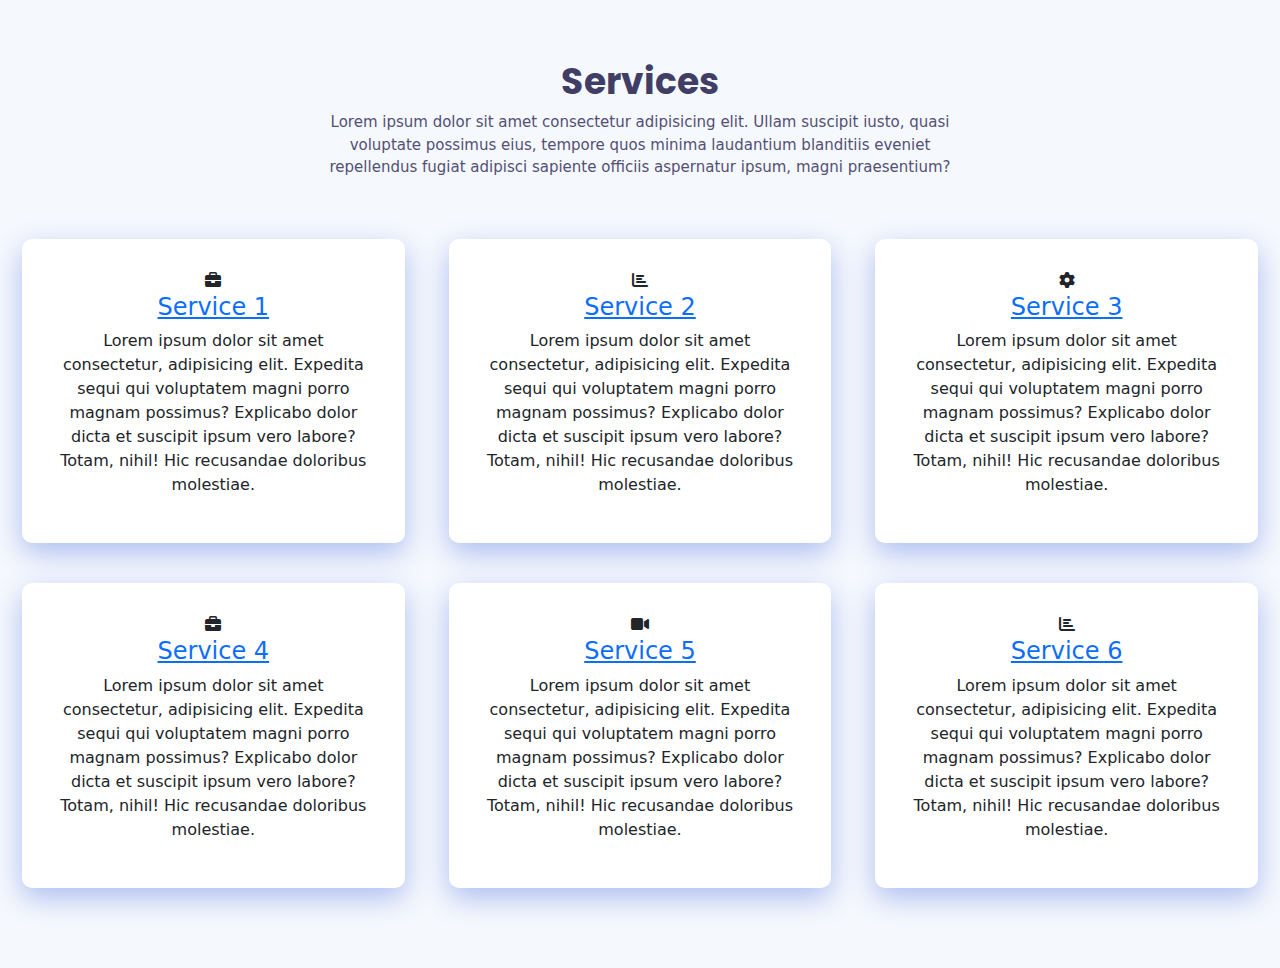
<file: service.html>
<!DOCTYPE html>
<html lang="en">
<head>
  <meta charset="UTF-8">
  <meta http-equiv="X-UA-Compatible" content="IE=edge">
  <meta name="viewport" content="width=device-width, initial-scale=1.0">
  <link rel="stylesheet" 
  href="https://cdnjs.cloudflare.com/ajax/libs/twitter-bootstrap/5.2.0-beta1/css/bootstrap.min.css">

  <link rel="stylesheet" 
  href="https://cdnjs.cloudflare.com/ajax/libs/font-awesome/6.1.1/css/all.min.css">

  <link rel="stylesheet"
   href="./css/services.css">
  <title>Service</title>
</head>
<body>
 <section class="services section-bg" id="services">
   <div class="container">
     <header class="section-header">
       <h3>Services</h3>
       <p> Lorem ipsum dolor sit amet consectetur adipisicing elit. Ullam suscipit iusto, quasi voluptate possimus eius, tempore quos minima laudantium blanditiis eveniet repellendus fugiat adipisci sapiente officiis aspernatur ipsum, magni praesentium?
       </p>


     </header>
     <div class="row">
       <div class="col-md-6 col-lg-4">
          <div class="box">
            <div class="icon">
              <i class="fa fa-briefcase service-icon"></i>
            </div>
            <h4 class="title"><a href="#">Service 1</a></h4>
            <p class="description">
              Lorem ipsum dolor sit amet consectetur, adipisicing elit. Expedita sequi qui voluptatem magni porro magnam possimus? Explicabo dolor dicta et suscipit ipsum vero labore? Totam, nihil! Hic recusandae doloribus molestiae.
            </p>
          </div>
       </div>
       <div class="col-md-6 col-lg-4">
        <div class="box">
          <div class="icon">
            <i class="fa-solid fa-chart-bar"></i>
          </div>
          <h4 class="title"><a href="#">Service 2</a></h4>
          <p class="description">
            Lorem ipsum dolor sit amet consectetur, adipisicing elit. Expedita sequi qui voluptatem magni porro magnam possimus? Explicabo dolor dicta et suscipit ipsum vero labore? Totam, nihil! Hic recusandae doloribus molestiae.
          </p>
        </div>
     </div>
     <div class="col-md-6 col-lg-4">
      <div class="box">
        <div class="icon">
          <i class="fa-solid fa-gear"></i>
        </div>
        <h4 class="title"><a href="#">Service 3</a></h4>
        <p class="description">
          Lorem ipsum dolor sit amet consectetur, adipisicing elit. Expedita sequi qui voluptatem magni porro magnam possimus? Explicabo dolor dicta et suscipit ipsum vero labore? Totam, nihil! Hic recusandae doloribus molestiae.
        </p>
      </div>
   </div>
   <div class="col-md-6 col-lg-4">
    <div class="box">
      <div class="icon">
        <i class="fa fa-briefcase service-icon"></i>
      </div>
      <h4 class="title"><a href="#">Service 4</a></h4>
      <p class="description">
        Lorem ipsum dolor sit amet consectetur, adipisicing elit. Expedita sequi qui voluptatem magni porro magnam possimus? Explicabo dolor dicta et suscipit ipsum vero labore? Totam, nihil! Hic recusandae doloribus molestiae.
      </p>
    </div>
 </div>
 <div class="col-md-6 col-lg-4">
  <div class="box">
    <div class="icon">
      <i class="fa-solid fa-video"></i>
    </div>
    <h4 class="title"><a href="#">Service 5</a></h4>
    <p class="description">
      Lorem ipsum dolor sit amet consectetur, adipisicing elit. Expedita sequi qui voluptatem magni porro magnam possimus? Explicabo dolor dicta et suscipit ipsum vero labore? Totam, nihil! Hic recusandae doloribus molestiae.
    </p>
  </div>
</div>
<div class="col-md-6 col-lg-4">
  <div class="box">
    <div class="icon">
      <i class="fa-solid fa-chart-bar"></i>
    </div>
    <h4 class="title"><a href="#">Service 6</a></h4>
    <p class="description">
      Lorem ipsum dolor sit amet consectetur, adipisicing elit. Expedita sequi qui voluptatem magni porro magnam possimus? Explicabo dolor dicta et suscipit ipsum vero labore? Totam, nihil! Hic recusandae doloribus molestiae.
    </p>
  </div>
</div>
    </div>
   </div>
 </section>
</body>
</html>
</file>
<file: css/services.css>
@import url('https://fonts.googleapis.com/css2?family=Poppins:wght@300&display=swap');
.container{
  max-width:1320px;
}

section{
  overflow: hidden;
}

.section-bg{
  background: #f5f8fd;
}


.section-header h3{
  font-size: 36px;
  color: #413e66;
  text-align: center;
  font-weight: 700;
  position: relative;
  font-family:"Poppins", sans-serif;
}

.section-header p{
  text-align: center;
  margin:auto;
  font-size: 15px;
  padding-bottom:60px;
  color:#535074;
  padding-bottom: 60px;
  color: #535074;
  width: 50%;
}

#services{
  padding: 60px 0 40px 0;
}

#services .box{
  padding: 30px;
  position: relative;
  overflow: hidden;
  border-radius: 10px;
  margin: 0 10px 40px 10px;
  background: white;
   box-shadow: 0 10px 29px 0 rgb(173, 190, 240) ;
   transition: all 0.3s ease-in-out;
   text-align:center;
}

#services.box:hover{
  transform: scale(1,1);
}

#servoces .icons .service-icons{
  font-size: 36px;
  line-height: 1;

}
</file>
